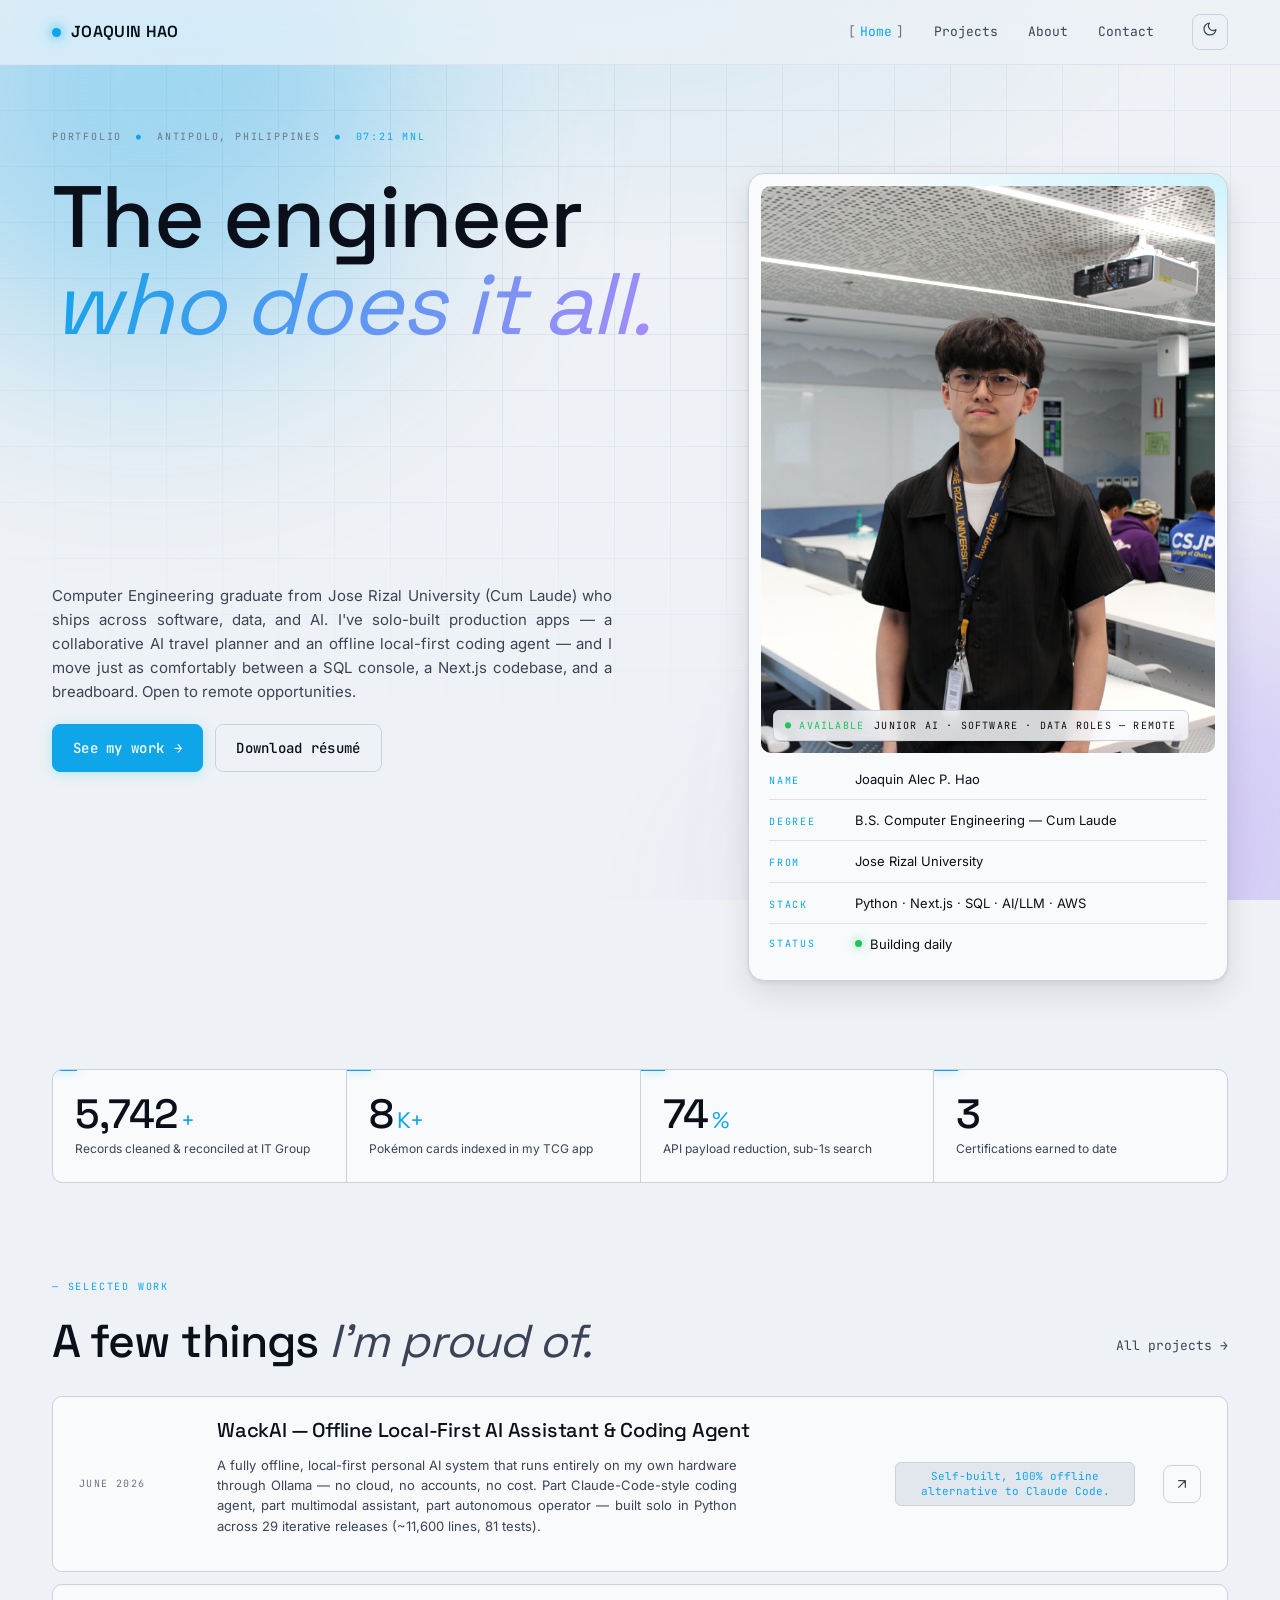
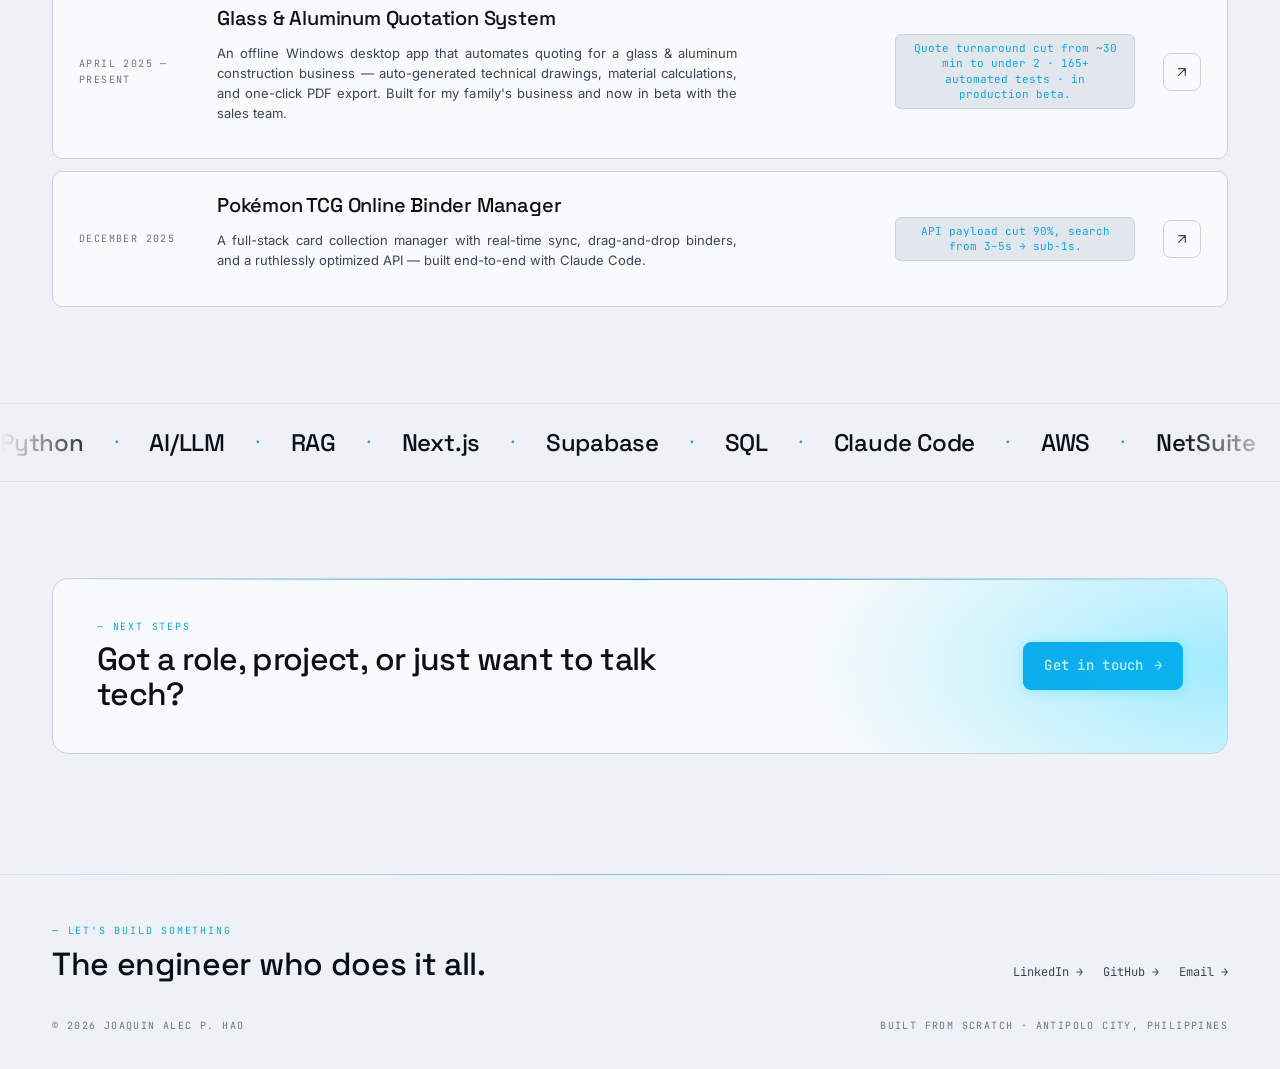
<file: index.html>
<!doctype html>
<html lang="en">
<head>
<meta charset="utf-8" />
<meta name="viewport" content="width=device-width, initial-scale=1, viewport-fit=cover" />
<!-- PWA -->
<link rel="manifest" href="/manifest.json">
<meta name="theme-color" content="#050713">
<meta name="apple-mobile-web-app-capable" content="yes">
<meta name="apple-mobile-web-app-status-bar-style" content="black-translucent">
<meta name="apple-mobile-web-app-title" content="Joaquin Hao">
<link rel="apple-touch-icon" href="/assets/icons/apple-touch-icon.png">
<link rel="icon" type="image/png" href="/assets/favicon.png">
<!-- Social preview -->
<meta property="og:type" content="website">
<meta property="og:url" content="https://e-portfolio-two-eta.vercel.app/">
<meta property="og:title" content="Joaquin Alec P. Hao — Computer Engineer">
<meta property="og:description" content="Computer Engineering graduate (Cum Laude) who ships across software, data, and AI — builder of VoyageAI and WackAI. Open to remote roles.">
<meta property="og:image" content="https://e-portfolio-two-eta.vercel.app/assets/og-image.png">
<meta name="twitter:card" content="summary_large_image">
<meta name="twitter:image" content="https://e-portfolio-two-eta.vercel.app/assets/og-image.png">
<title>Joaquin Hao — Computer Engineer</title>
<link rel="preconnect" href="https://fonts.googleapis.com">
<link rel="preconnect" href="https://fonts.gstatic.com" crossorigin>
<link href="https://fonts.googleapis.com/css2?family=Space+Grotesk:wght@400;500;600;700&family=Inter:wght@300;400;500;600;700&family=JetBrains+Mono:wght@400;500&display=swap" rel="stylesheet">
<link rel="stylesheet" href="styles/tokens.css?v=2">
<link rel="stylesheet" href="styles/home.css?v=4">
<link rel="stylesheet" href="styles/ost.css">
</head>
<body>
<div class="backdrop" id="backdrop"></div>
<nav class="nav" id="nav"></nav>

<main>
  <!-- HERO -->
  <section class="hero wrap">
    <div class="hero-meta eyebrow reveal">
      <span>Portfolio</span>
      <span class="dot">●</span>
      <span>Antipolo, Philippines</span>
      <span class="dot">●</span>
      <span id="clock">—</span>
    </div>

    <h1 class="hero-title display reveal">
      The engineer
      <span class="hero-ital"><em>who does it all.</em></span>
    </h1>

    <div class="hero-sub reveal">
      <p>Computer Engineering graduate from Jose Rizal University (Cum Laude) who ships across software, data, and AI. I've solo-built production apps — a collaborative AI travel planner and an offline local-first coding agent — and I move just as comfortably between a SQL console, a Next.js codebase, and a breadboard. Open to remote opportunities.</p>
      <div class="hero-cta">
        <a class="btn btn-primary" href="projects.html">See my work <span class="arrow">→</span></a>
        <a class="btn btn-ghost" href="assets/Hao_Joaquin_Resume_Updated.pdf" download>Download résumé</a>
      </div>
    </div>

    <div class="hero-card reveal">
      <div class="hero-card-inner">
        <div class="hero-portrait">
          <img src="assets/portrait.jpg" alt="Portrait of Joaquin Hao" />
          <div class="hero-portrait-tag mono">
            <span>● AVAILABLE</span>
            <span>junior AI · software · data roles — remote</span>
          </div>
        </div>
        <div class="hero-id">
          <div class="hero-id-row"><span class="eyebrow">Name</span><span>Joaquin Alec P. Hao</span></div>
          <div class="hero-id-row"><span class="eyebrow">Degree</span><span>B.S. Computer Engineering — Cum Laude</span></div>
          <div class="hero-id-row"><span class="eyebrow">From</span><span>Jose Rizal University</span></div>
          <div class="hero-id-row"><span class="eyebrow">Stack</span><span>Python · Next.js · SQL · AI/LLM · AWS</span></div>
          <div class="hero-id-row"><span class="eyebrow">Status</span><span class="status-live"><i></i> Building daily</span></div>
        </div>
      </div>
    </div>
  </section>

  <!-- STATS BAR -->
  <section class="stats-bar wrap">
    <div class="stats-grid" id="stats"></div>
  </section>

  <!-- SELECTED WORK (horizontal cards, 2 featured) -->
  <section class="selected wrap">
    <div class="section-head reveal">
      <div class="eyebrow">— Selected work</div>
      <h2 class="section-title display">A few things <em>I'm proud of.</em></h2>
      <a class="section-link" href="projects.html">All projects <span class="arrow">→</span></a>
    </div>
    <div class="selected-list" id="selected-list"></div>
  </section>

  <!-- MARQUEE / TECH TAPE -->
  <section class="marquee">
    <div class="marquee-track">
      <span>Python</span><span>·</span><span>AI/LLM</span><span>·</span><span>RAG</span><span>·</span><span>Next.js</span><span>·</span><span>Supabase</span><span>·</span><span>SQL</span><span>·</span><span>Claude Code</span><span>·</span><span>AWS</span><span>·</span><span>NetSuite</span><span>·</span><span>Firebase</span><span>·</span><span>PostgreSQL</span><span>·</span><span>React</span><span>·</span><span>Java</span><span>·</span><span>PHP</span><span>·</span><span>IoT</span><span>·</span><span>Robotics</span><span>·</span>
      <span>Python</span><span>·</span><span>AI/LLM</span><span>·</span><span>RAG</span><span>·</span><span>Next.js</span><span>·</span><span>Supabase</span><span>·</span><span>SQL</span><span>·</span><span>Claude Code</span><span>·</span><span>AWS</span><span>·</span><span>NetSuite</span><span>·</span><span>Firebase</span><span>·</span><span>PostgreSQL</span><span>·</span><span>React</span><span>·</span><span>Java</span><span>·</span><span>PHP</span><span>·</span><span>IoT</span><span>·</span><span>Robotics</span><span>·</span>
    </div>
  </section>

  <!-- CLOSING CTA -->
  <section class="closing wrap reveal">
    <div class="closing-card">
      <div>
        <div class="eyebrow">— Next steps</div>
        <h3 class="closing-title display">Got a role, project, or just want to talk tech?</h3>
      </div>
      <a class="btn btn-primary" href="contact.html">Get in touch <span class="arrow">→</span></a>
    </div>
  </section>
</main>

<footer class="foot" id="foot"></footer>

<script src="data/portfolio.js"></script>
<script src="scripts/shared.js"></script>
<script src="scripts/home.js"></script>
</body>
</html>
</file>
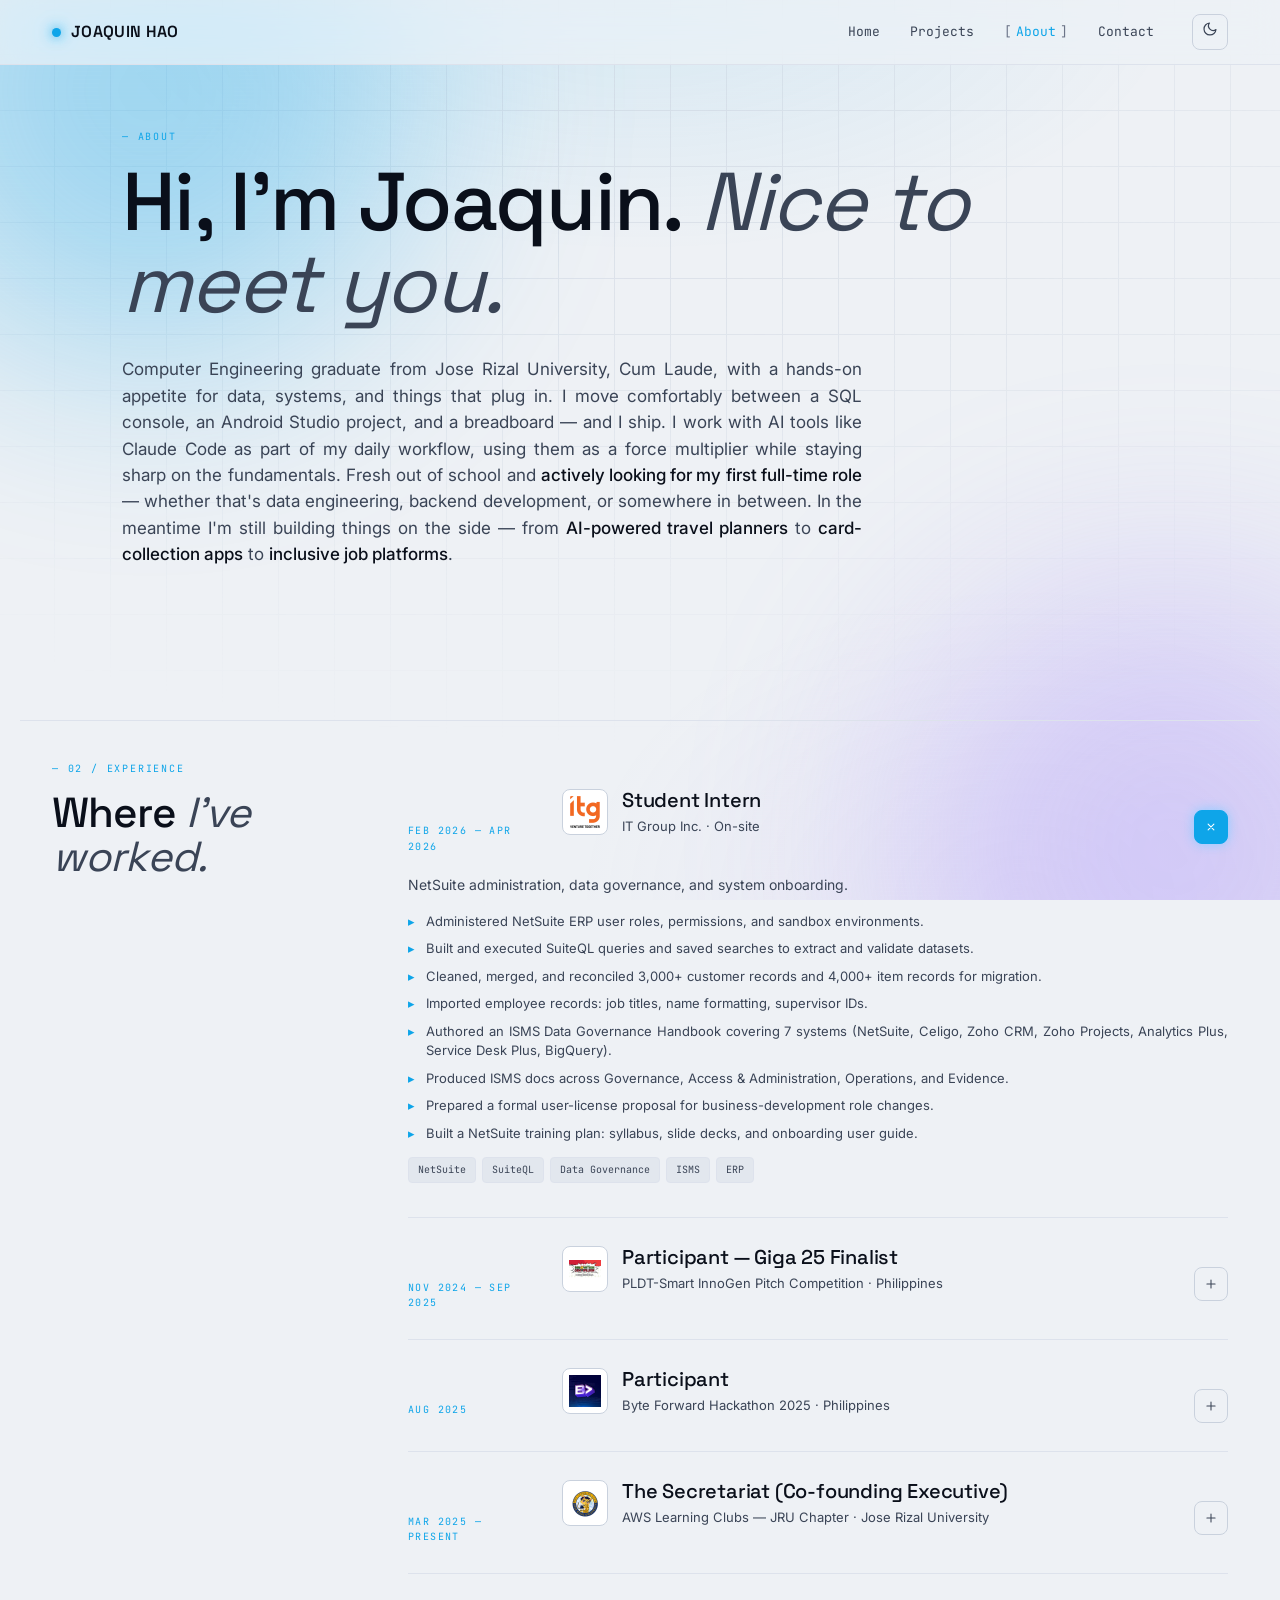
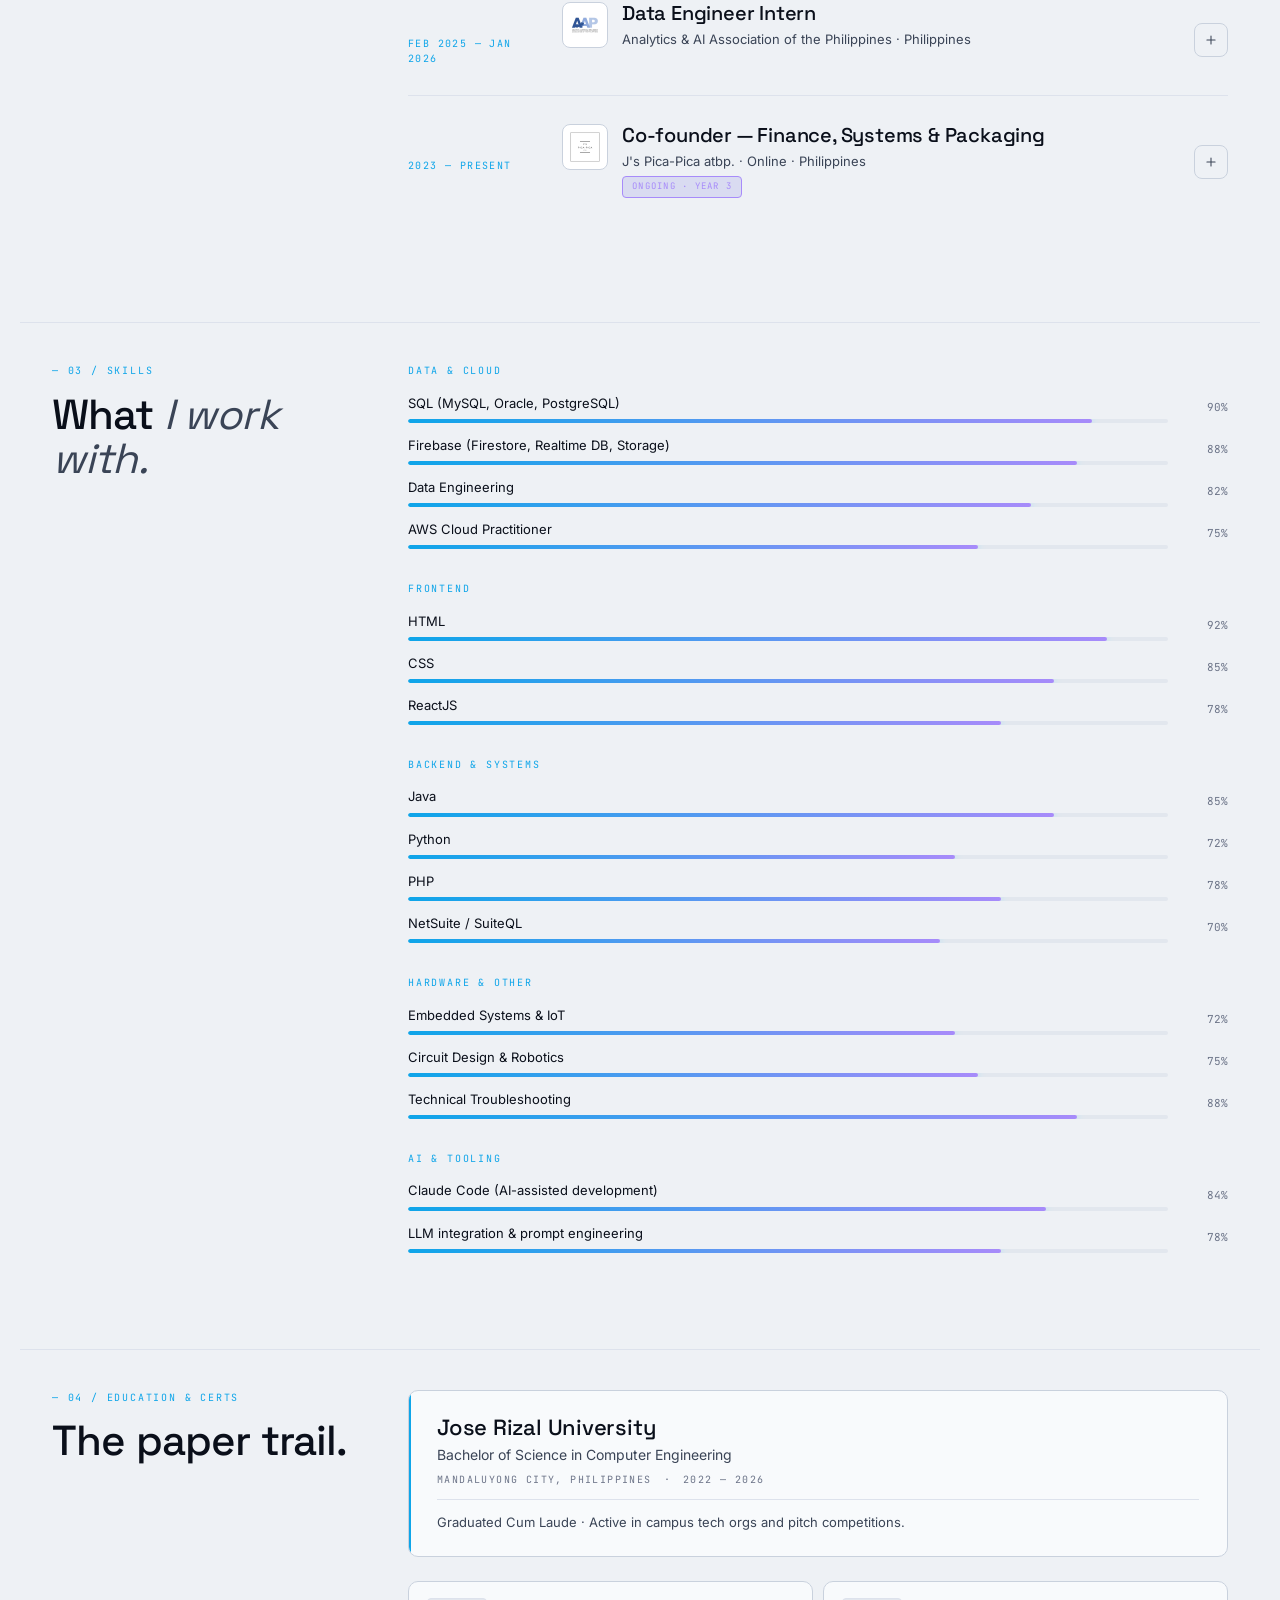
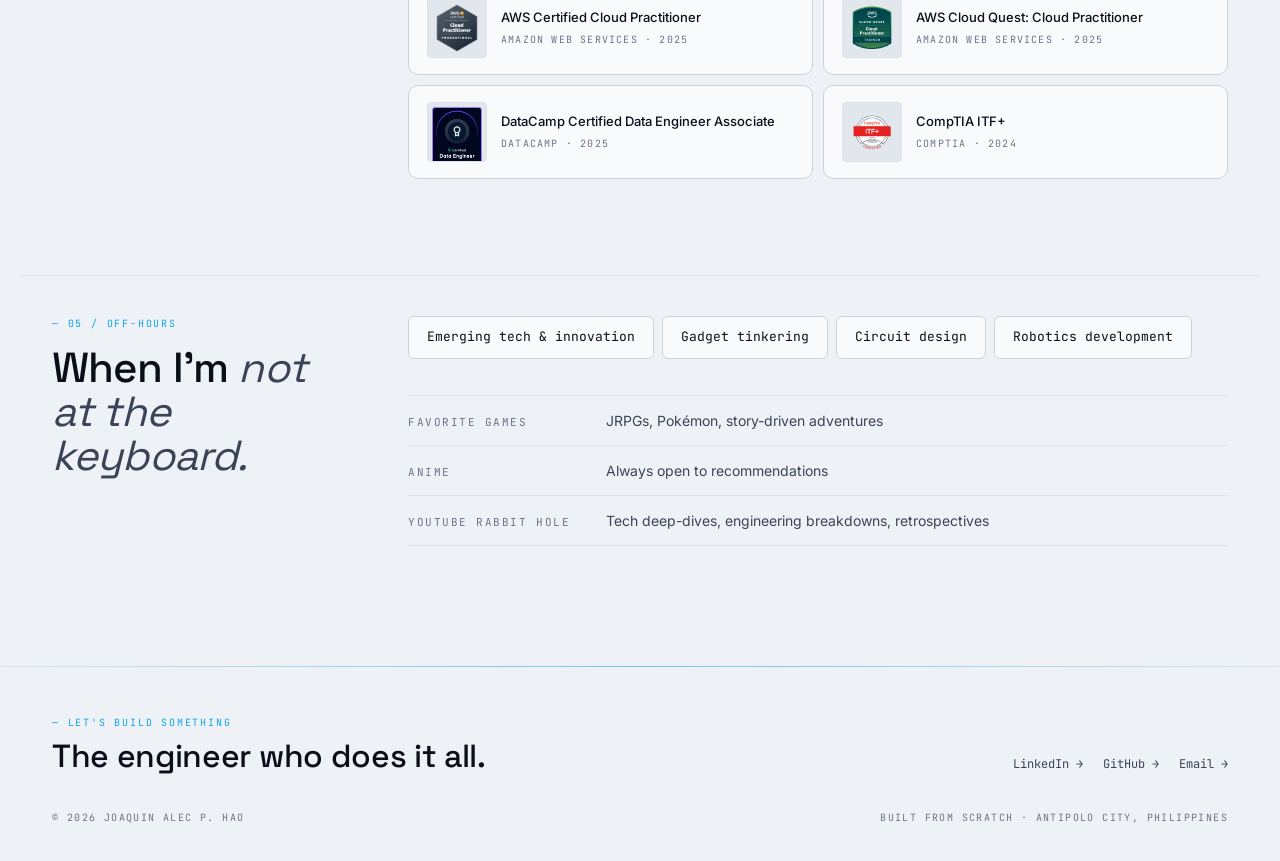
<file: about.html>
<!doctype html>
<html lang="en">
<head>
<meta charset="utf-8" />
<meta name="viewport" content="width=device-width, initial-scale=1, viewport-fit=cover" />
<!-- PWA -->
<link rel="manifest" href="/manifest.json">
<meta name="theme-color" content="#050713">
<meta name="apple-mobile-web-app-capable" content="yes">
<meta name="apple-mobile-web-app-status-bar-style" content="black-translucent">
<meta name="apple-mobile-web-app-title" content="Joaquin Hao">
<link rel="apple-touch-icon" href="/assets/icons/apple-touch-icon.png">
<link rel="icon" type="image/png" href="/assets/favicon.png">
<!-- Social preview -->
<meta property="og:type" content="website">
<meta property="og:url" content="https://e-portfolio-two-eta.vercel.app/about.html">
<meta property="og:title" content="About — Joaquin Alec P. Hao">
<meta property="og:description" content="Computer Engineering graduate (Cum Laude) who ships across software, data, and AI — builder of VoyageAI and WackAI. Open to remote roles.">
<meta property="og:image" content="https://e-portfolio-two-eta.vercel.app/assets/og-image.png">
<meta name="twitter:card" content="summary_large_image">
<meta name="twitter:image" content="https://e-portfolio-two-eta.vercel.app/assets/og-image.png">
<title>About — Joaquin Hao</title>
<link rel="preconnect" href="https://fonts.googleapis.com">
<link rel="preconnect" href="https://fonts.gstatic.com" crossorigin>
<link href="https://fonts.googleapis.com/css2?family=Space+Grotesk:wght@400;500;600;700&family=Inter:wght@300;400;500;600;700&family=JetBrains+Mono:wght@400;500&display=swap" rel="stylesheet">
<link rel="stylesheet" href="styles/tokens.css?v=2">
<link rel="stylesheet" href="styles/about.css?v=6">
<link rel="stylesheet" href="styles/ost.css">
</head>
<body>
<div class="backdrop" id="backdrop"></div>
<nav class="nav" id="nav"></nav>

<main>
  <!-- INTRO -->
  <section class="about-intro wrap">
    <div class="eyebrow reveal">— About</div>
    <h1 class="about-title display reveal">
      Hi, I'm Joaquin. <em>Nice to meet you.</em>
    </h1>
    <div class="about-lede reveal" id="about-lede"></div>
  </section>

  <!-- EXPERIENCE -->
  <section class="about-section wrap" id="experience">
    <div class="section-split">
      <div class="section-sticky reveal">
        <div class="eyebrow">— 02 / Experience</div>
        <h2 class="section-h display">Where <em>I've worked.</em></h2>
      </div>
      <div class="exp-list" id="exp-list"></div>
    </div>
  </section>

  <!-- SKILLS -->
  <section class="about-section wrap" id="skills">
    <div class="section-split">
      <div class="section-sticky reveal">
        <div class="eyebrow">— 03 / Skills</div>
        <h2 class="section-h display">What <em>I work with.</em></h2>
      </div>
      <div class="skills-wrap" id="skills-wrap"></div>
    </div>
  </section>

  <!-- EDUCATION + CERTS -->
  <section class="about-section wrap" id="education">
    <div class="section-split">
      <div class="section-sticky reveal">
        <div class="eyebrow">— 04 / Education & Certs</div>
        <h2 class="section-h display">The paper trail.</h2>
      </div>
      <div>
        <div class="edu-block" id="edu-block"></div>
        <div class="certs-block" id="certs-block"></div>
      </div>
    </div>
  </section>

  <!-- INTERESTS -->
  <section class="about-section wrap" id="interests">
    <div class="section-split">
      <div class="section-sticky reveal">
        <div class="eyebrow">— 05 / Off-hours</div>
        <h2 class="section-h display">When I'm <em>not at the keyboard.</em></h2>
      </div>
      <div class="interests-wrap reveal" id="interests-wrap"></div>
    </div>
  </section>
</main>

<footer class="foot" id="foot"></footer>

<script src="data/portfolio.js"></script>
<script src="scripts/shared.js"></script>
<script src="scripts/about.js"></script>
</body>
</html>
</file>
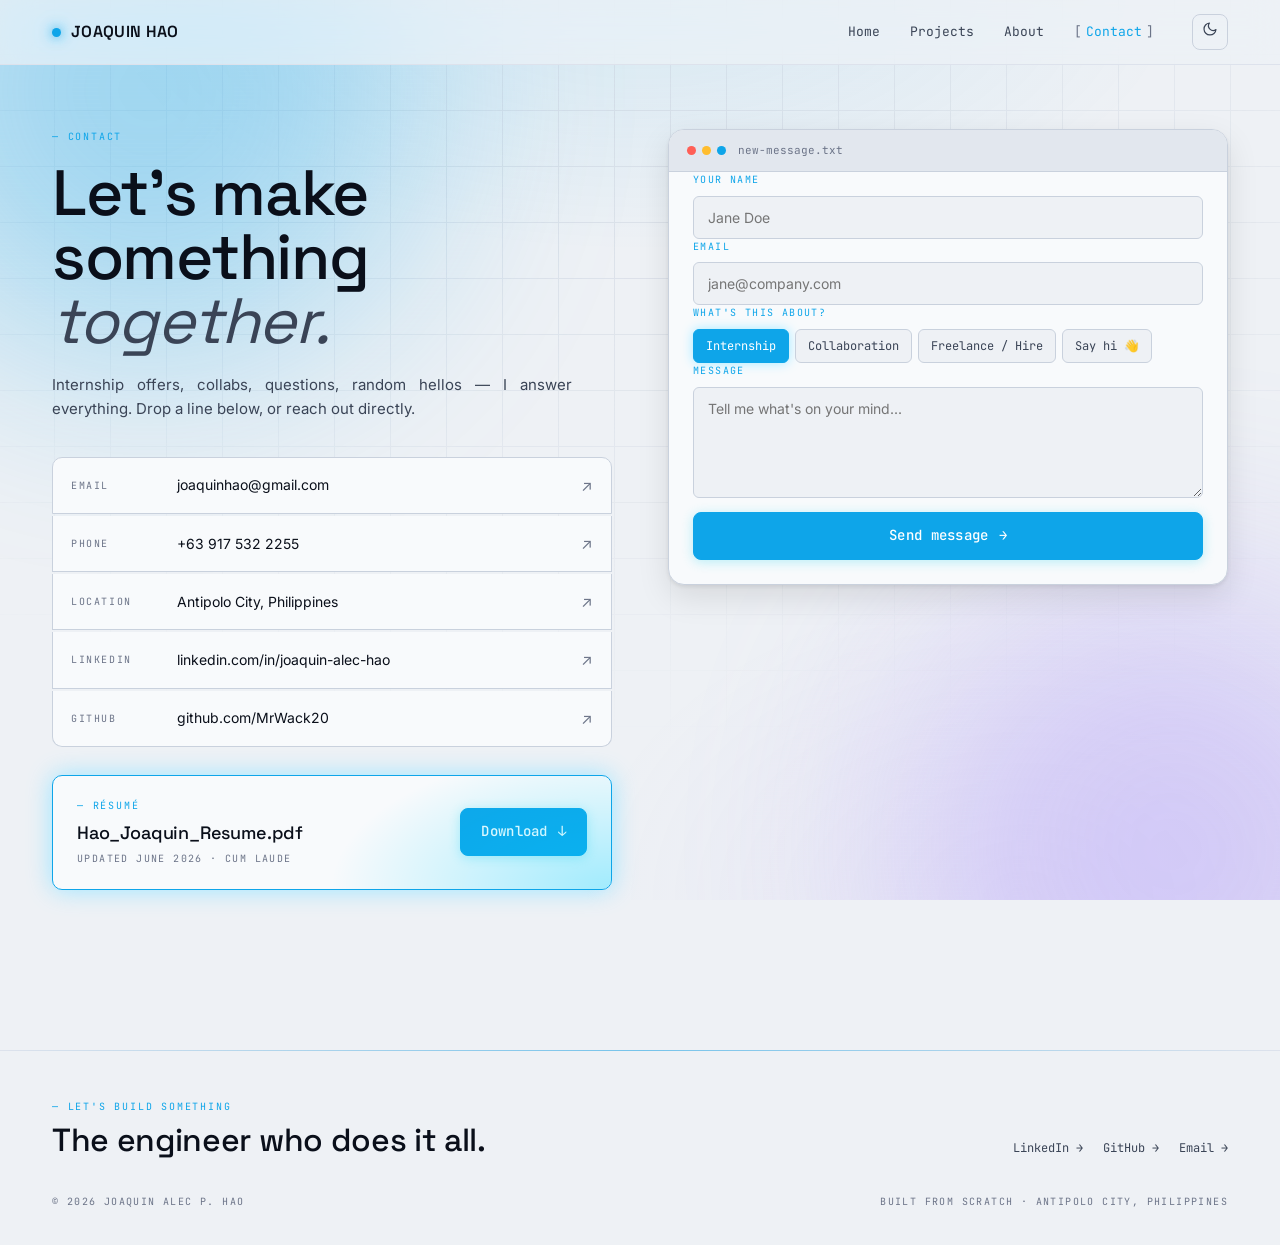
<file: contact.html>
<!doctype html>
<html lang="en">
<head>
<meta charset="utf-8" />
<meta name="viewport" content="width=device-width, initial-scale=1, viewport-fit=cover" />
<!-- PWA -->
<link rel="manifest" href="/manifest.json">
<meta name="theme-color" content="#050713">
<meta name="apple-mobile-web-app-capable" content="yes">
<meta name="apple-mobile-web-app-status-bar-style" content="black-translucent">
<meta name="apple-mobile-web-app-title" content="Joaquin Hao">
<link rel="apple-touch-icon" href="/assets/icons/apple-touch-icon.png">
<link rel="icon" type="image/png" href="/assets/favicon.png">
<!-- Social preview -->
<meta property="og:type" content="website">
<meta property="og:url" content="https://e-portfolio-two-eta.vercel.app/contact.html">
<meta property="og:title" content="Contact — Joaquin Alec P. Hao">
<meta property="og:description" content="Computer Engineering graduate (Cum Laude) who ships across software, data, and AI — builder of VoyageAI and WackAI. Open to remote roles.">
<meta property="og:image" content="https://e-portfolio-two-eta.vercel.app/assets/og-image.png">
<meta name="twitter:card" content="summary_large_image">
<meta name="twitter:image" content="https://e-portfolio-two-eta.vercel.app/assets/og-image.png">
<title>Contact — Joaquin Hao</title>
<link rel="preconnect" href="https://fonts.googleapis.com">
<link rel="preconnect" href="https://fonts.gstatic.com" crossorigin>
<link href="https://fonts.googleapis.com/css2?family=Space+Grotesk:wght@400;500;600;700&family=Inter:wght@300;400;500;600;700&family=JetBrains+Mono:wght@400;500&display=swap" rel="stylesheet">
<link rel="stylesheet" href="styles/tokens.css?v=2">
<link rel="stylesheet" href="styles/contact.css">
<link rel="stylesheet" href="styles/ost.css">
</head>
<body>
<div class="backdrop" id="backdrop"></div>
<nav class="nav" id="nav"></nav>

<main>
  <section class="contact wrap">
    <div class="contact-grid">
      <div class="contact-left">
        <div class="eyebrow reveal">— Contact</div>
        <h1 class="contact-title display reveal">
          Let's make something <em>together.</em>
        </h1>
        <p class="contact-lede reveal">Internship offers, collabs, questions, random hellos — I answer everything. Drop a line below, or reach out directly.</p>

        <div class="contact-info reveal" id="contact-info"></div>

        <div class="contact-resume reveal">
          <div class="resume-card">
            <div>
              <div class="eyebrow">— Résumé</div>
              <div class="resume-title">Hao_Joaquin_Resume.pdf</div>
              <div class="resume-meta">Updated June 2026 · Cum Laude</div>
            </div>
            <a class="btn btn-primary" href="assets/Hao_Joaquin_Resume_Updated.pdf" download>
              Download <span class="arrow">↓</span>
            </a>
          </div>
        </div>
      </div>

      <div class="contact-right reveal">
        <form class="contact-form" id="contact-form" onsubmit="return submitForm(event)">
          <div class="form-head">
            <div class="form-dots">
              <i></i><i></i><i></i>
            </div>
            <span class="mono">new-message.txt</span>
          </div>

          <div class="form-field">
            <label>Your name</label>
            <input type="text" name="name" required placeholder="Jane Doe" />
          </div>
          <div class="form-field">
            <label>Email</label>
            <input type="email" name="email" required placeholder="jane@company.com" />
          </div>
          <div class="form-field">
            <label>What's this about?</label>
            <div class="form-chips">
              <label><input type="radio" name="topic" value="Internship" checked /><span>Internship</span></label>
              <label><input type="radio" name="topic" value="Collab" /><span>Collaboration</span></label>
              <label><input type="radio" name="topic" value="Hire" /><span>Freelance / Hire</span></label>
              <label><input type="radio" name="topic" value="Say hi" /><span>Say hi 👋</span></label>
            </div>
          </div>
          <div class="form-field">
            <label>Message</label>
            <textarea name="message" required rows="5" placeholder="Tell me what's on your mind..."></textarea>
          </div>
          <button class="btn btn-primary form-submit" type="submit">
            Send message <span class="arrow">→</span>
          </button>
          <div class="form-success" id="form-success">
            <div class="check">✓</div>
            <div>
              <strong>Message queued.</strong><br />
              <span>I'll get back to you within 48 hours. Meanwhile, your default mail client should open with your message pre-filled.</span>
            </div>
          </div>
        </form>
      </div>
    </div>
  </section>
</main>

<footer class="foot" id="foot"></footer>

<script src="data/portfolio.js"></script>
<script src="scripts/shared.js"></script>
<script src="scripts/contact.js"></script>
</body>
</html>
</file>
<file: styles/tokens.css>
/* ========================================================
   DESIGN TOKENS — Futuristic Tech
   Dark primary, holographic cyan, glow accents
   ======================================================== */

:root {
  /* Type */
  --font-display: "Space Grotesk", "Inter", -apple-system, sans-serif;
  --font-body: "Inter", -apple-system, BlinkMacSystemFont, "Segoe UI", sans-serif;
  --font-mono: "JetBrains Mono", "SF Mono", Menlo, Consolas, monospace;

  /* Light palette (rare; dark is default) */
  --bg: #eef1f5;
  --bg-elev: #f8fafc;
  --bg-inset: #e2e7ee;
  --ink: #0a0f1a;
  --ink-soft: #3a4456;
  --ink-mute: #6c7488;
  --line: #c9d1dd;
  --line-soft: #dde2ec;

  --accent: #0ea5e9;
  --accent-2: #a78bfa;
  --accent-ink: #ffffff;
  --accent-glow: oklch(0.80 0.18 230 / 0.35);

  /* Motion */
  --ease-out: cubic-bezier(0.22, 1, 0.36, 1);
  --ease-in-out: cubic-bezier(0.65, 0, 0.35, 1);

  /* Radii */
  --r-sm: 4px;
  --r-md: 10px;
  --r-lg: 16px;
  --r-xl: 22px;

  /* Shadows */
  --sh-1: 0 1px 2px rgba(0, 0, 0, 0.05), 0 2px 8px rgba(0, 0, 0, 0.05);
  --sh-2: 0 2px 4px rgba(0, 0, 0, 0.08), 0 12px 32px rgba(0, 0, 0, 0.1);
  --sh-3: 0 12px 40px rgba(14, 165, 233, 0.2);
}

html[data-theme="dark"],
html:not([data-theme]) {
  --bg: #05070d;
  --bg-elev: #0b0f1a;
  --bg-inset: #0a0d16;
  --ink: #e7ecf5;
  --ink-soft: #a6b0c3;
  --ink-mute: #5d6778;
  --line: #1a2030;
  --line-soft: #131826;

  --accent: #22d3ee;           /* cyan */
  --accent-2: #a78bfa;          /* violet */
  --accent-ink: #05070d;
  --accent-glow: oklch(0.85 0.16 200 / 0.45);

  --sh-1: 0 1px 2px rgba(0, 0, 0, 0.5), 0 2px 8px rgba(0, 0, 0, 0.4);
  --sh-2: 0 2px 4px rgba(0, 0, 0, 0.5), 0 12px 32px rgba(0, 0, 0, 0.5);
  --sh-3: 0 12px 40px rgba(34, 211, 238, 0.18);
}

* { box-sizing: border-box; }
html, body { margin: 0; padding: 0; }
html { scroll-behavior: smooth; }

body {
  font-family: var(--font-body);
  background: var(--bg);
  color: var(--ink);
  font-size: 15px;
  line-height: 1.55;
  -webkit-font-smoothing: antialiased;
  -moz-osx-font-smoothing: grayscale;
  transition: background 0.5s var(--ease-out), color 0.5s var(--ease-out);
  overflow-x: hidden;
}

a { color: inherit; text-decoration: none; }
button { font: inherit; color: inherit; border: 0; background: transparent; cursor: pointer; }
img { max-width: 100%; display: block; }

::selection { background: var(--accent); color: var(--accent-ink); }

/* Typography utilities */
.display {
  font-family: var(--font-display);
  font-weight: 500;
  letter-spacing: -0.02em;
  line-height: 1;
}
.mono { font-family: var(--font-mono); }
.eyebrow {
  font-family: var(--font-mono);
  font-size: 10px;
  letter-spacing: 0.18em;
  text-transform: uppercase;
  color: var(--accent);
}

/* Container */
.wrap {
  max-width: 1240px;
  margin: 0 auto;
  padding: 0 32px;
}
@media (max-width: 720px) {
  .wrap { padding: 0 20px; }
}

/* ========================================================
   NAV
   ======================================================== */
.nav {
  position: sticky;
  top: 0;
  z-index: 50;
  backdrop-filter: blur(16px) saturate(140%);
  -webkit-backdrop-filter: blur(16px) saturate(140%);
  background: color-mix(in oklab, var(--bg) 72%, transparent);
  border-bottom: 1px solid var(--line-soft);
  padding-top: env(safe-area-inset-top, 0px); /* notch / Dynamic Island */
}
.nav-inner {
  max-width: 1240px;
  margin: 0 auto;
  padding: 14px 32px;
  display: flex;
  align-items: center;
  gap: 24px;
}
.nav-brand {
  font-family: var(--font-display);
  font-size: 16px;
  font-weight: 600;
  letter-spacing: 0.02em;
  display: flex;
  align-items: center;
  gap: 10px;
  white-space: nowrap;
  flex-shrink: 0;
  text-transform: uppercase;
}
.nav-brand-dot {
  width: 9px;
  height: 9px;
  border-radius: 50%;
  background: var(--accent);
  box-shadow: 0 0 12px var(--accent), 0 0 24px var(--accent-glow);
  animation: pulse-dot 2.4s ease-in-out infinite;
}
@keyframes pulse-dot {
  0%,100% { opacity: 1; box-shadow: 0 0 12px var(--accent), 0 0 24px var(--accent-glow); }
  50% { opacity: 0.6; box-shadow: 0 0 6px var(--accent); }
}
.nav-links {
  display: flex;
  gap: 2px;
  margin-left: auto;
}
.nav-link {
  padding: 8px 14px;
  border-radius: 6px;
  font-size: 13px;
  font-family: var(--font-mono);
  color: var(--ink-soft);
  transition: background 0.2s, color 0.2s;
  position: relative;
}
.nav-link:hover { color: var(--ink); }
.nav-link.active { color: var(--accent); }
.nav-link.active::before {
  content: "[";
  margin-right: 4px;
  color: var(--ink-mute);
}
.nav-link.active::after {
  content: "]";
  margin-left: 4px;
  color: var(--ink-mute);
}

.theme-toggle {
  width: 36px; height: 36px;
  border-radius: 8px;
  border: 1px solid var(--line);
  display: grid;
  place-items: center;
  transition: background 0.2s, border-color 0.2s;
  color: var(--ink-soft);
}
.theme-toggle:hover { background: var(--bg-inset); border-color: var(--accent); color: var(--accent); }
.theme-toggle svg { width: 16px; height: 16px; }

@media (max-width: 720px) {
  .nav-inner { padding: 12px 20px; gap: 10px; }
  .nav-link { padding: 6px 8px; font-size: 12px; }
}

/* ---- Hamburger (mobile only) ---- */
.nav-hamburger {
  display: none;
  width: 40px; height: 40px;
  border-radius: 8px;
  border: 1px solid var(--line);
  color: var(--ink-soft);
  place-items: center;
  flex-shrink: 0;
  transition: background 0.2s, border-color 0.2s, color 0.2s;
  touch-action: manipulation;
}
.nav-hamburger:hover { background: var(--bg-inset); border-color: var(--accent); color: var(--accent); }
.nav-hamburger svg { pointer-events: none; }

@media (max-width: 640px) {
  .nav-links { display: none; }
  .nav-inner > .theme-toggle { display: none; }
  .nav-hamburger { display: grid; }
  .nav-inner { padding: 10px 16px; gap: 8px; }
}

/* ---- Nav Drawer ---- */
.nav-drawer {
  position: fixed;
  inset: 0;
  z-index: 500;
  visibility: hidden;
  pointer-events: none;
}
.nav-drawer.open {
  visibility: visible;
  pointer-events: all;
}

.nav-drawer-backdrop {
  position: absolute;
  inset: 0;
  background: rgba(5, 7, 13, 0.8);
  backdrop-filter: blur(8px);
  -webkit-backdrop-filter: blur(8px);
  opacity: 0;
  transition: opacity 0.3s var(--ease-out);
}
.nav-drawer.open .nav-drawer-backdrop { opacity: 1; }

.nav-drawer-panel {
  position: absolute;
  top: 0; right: 0; bottom: 0;
  width: min(300px, 85vw);
  background: var(--bg-elev);
  border-left: 1px solid var(--line);
  display: flex;
  flex-direction: column;
  transform: translateX(100%);
  transition: transform 0.4s var(--ease-out);
  overflow-y: auto;
  /* respect home-indicator bar on iPhone */
  padding-bottom: env(safe-area-inset-bottom, 12px);
}
.nav-drawer.open .nav-drawer-panel { transform: translateX(0); }

/* Subtle gradient top edge */
.nav-drawer-panel::before {
  content: "";
  position: absolute;
  top: 0; left: 0; right: 0;
  height: 2px;
  background: linear-gradient(90deg, var(--accent), var(--accent-2));
  opacity: 0.6;
}

.nav-drawer-head {
  display: flex;
  align-items: center;
  justify-content: space-between;
  padding: 18px 20px;
  border-bottom: 1px solid var(--line-soft);
  flex-shrink: 0;
}

.nav-drawer-close {
  width: 36px; height: 36px;
  border-radius: 8px;
  border: 1px solid var(--line);
  background: var(--bg);
  color: var(--ink-soft);
  display: grid;
  place-items: center;
  flex-shrink: 0;
  transition: border-color 0.2s, color 0.2s;
  touch-action: manipulation;
}
.nav-drawer-close:hover { border-color: var(--accent); color: var(--accent); }

.nav-drawer-links {
  display: flex;
  flex-direction: column;
  flex: 1;
  padding: 8px 0;
}

.nav-drawer-link {
  display: flex;
  align-items: center;
  justify-content: space-between;
  padding: 20px 24px;
  font-family: var(--font-display);
  font-size: 24px;
  font-weight: 500;
  letter-spacing: -0.02em;
  color: var(--ink-soft);
  border-bottom: 1px solid var(--line-soft);
  transition: color 0.2s, background 0.2s, padding-left 0.25s var(--ease-out);
  touch-action: manipulation;
}
.nav-drawer-link:last-child { border-bottom: none; }
.nav-drawer-link:hover, .nav-drawer-link:active {
  color: var(--ink);
  background: var(--bg-inset);
  padding-left: 32px;
}
.nav-drawer-link.active { color: var(--accent); }
.nav-drawer-link > svg {
  flex-shrink: 0;
  opacity: 0.4;
  transition: opacity 0.2s, transform 0.2s;
}
.nav-drawer-link:hover > svg { opacity: 1; transform: translateX(4px); }

.nav-drawer-footer {
  display: flex;
  align-items: center;
  gap: 14px;
  padding: 18px 24px;
  border-top: 1px solid var(--line-soft);
  flex-shrink: 0;
}
.nav-drawer-theme-label {
  font-family: var(--font-mono);
  font-size: 10px;
  letter-spacing: 0.14em;
  text-transform: uppercase;
  color: var(--ink-mute);
}

/* ========================================================
   BUTTONS
   ======================================================== */
.btn {
  display: inline-flex;
  align-items: center;
  gap: 10px;
  padding: 12px 20px;
  border-radius: 8px;
  font-weight: 500;
  font-size: 14px;
  font-family: var(--font-mono);
  transition: transform 0.3s var(--ease-out), background 0.2s, color 0.2s, box-shadow 0.3s, border-color 0.3s;
  cursor: pointer;
  letter-spacing: 0.02em;
}
.btn-primary {
  background: var(--accent);
  color: var(--accent-ink);
  border: 1px solid var(--accent);
  box-shadow: 0 0 0 0 var(--accent-glow), 0 2px 12px rgba(34, 211, 238, 0.3);
}
.btn-primary:hover {
  transform: translateY(-2px);
  box-shadow: 0 0 0 4px var(--accent-glow), 0 8px 24px rgba(34, 211, 238, 0.45);
}
.btn-ghost {
  background: transparent;
  color: var(--ink);
  border: 1px solid var(--line);
}
.btn-ghost:hover { background: var(--bg-elev); border-color: var(--accent); color: var(--accent); transform: translateY(-2px); }

.arrow {
  display: inline-block;
  transition: transform 0.3s var(--ease-out);
}
.btn:hover .arrow { transform: translateX(4px); }

/* ========================================================
   ANIMATED BACKDROP (grid + scan glow + orbs)
   ======================================================== */
.backdrop {
  position: fixed;
  inset: 0;
  z-index: -1;
  overflow: hidden;
  pointer-events: none;
  background:
    radial-gradient(ellipse 60% 40% at 50% 0%, color-mix(in oklab, var(--accent) 10%, transparent), transparent 70%),
    radial-gradient(ellipse 50% 50% at 80% 100%, color-mix(in oklab, var(--accent-2) 8%, transparent), transparent 70%);
}
.backdrop-grid {
  position: absolute;
  inset: -2px;
  background-image:
    linear-gradient(to right, var(--line) 1px, transparent 1px),
    linear-gradient(to bottom, var(--line) 1px, transparent 1px);
  background-size: 56px 56px;
  mask-image: radial-gradient(ellipse 100% 70% at 50% 20%, black 10%, transparent 90%);
  -webkit-mask-image: radial-gradient(ellipse 100% 70% at 50% 20%, black 10%, transparent 90%);
  opacity: 0.5;
}
.backdrop-orb {
  position: absolute;
  width: 540px; height: 540px;
  border-radius: 50%;
  filter: blur(110px);
  opacity: 0.22;
  animation: drift 24s ease-in-out infinite;
}
.backdrop-orb.a {
  background: var(--accent);
  top: -180px; left: -120px;
  animation-delay: -4s;
}
.backdrop-orb.b {
  background: var(--accent-2);
  bottom: -220px; right: -160px;
  animation-delay: -11s;
}
html[data-theme="light"] .backdrop-orb { opacity: 0.35; }

@keyframes drift {
  0%, 100% { transform: translate(0, 0) scale(1); }
  33%      { transform: translate(40px, 30px) scale(1.05); }
  66%      { transform: translate(-30px, 50px) scale(0.95); }
}

/* Scanline (optional subtle) */
.backdrop::after {
  content: "";
  position: absolute;
  inset: 0;
  background: repeating-linear-gradient(
    to bottom,
    transparent 0,
    transparent 3px,
    rgba(255,255,255,0.012) 3px,
    rgba(255,255,255,0.012) 4px
  );
  pointer-events: none;
}

/* ========================================================
   REVEAL ON SCROLL
   ======================================================== */
.reveal {
  opacity: 0;
  transform: translateY(20px);
  transition: opacity 0.8s var(--ease-out), transform 0.8s var(--ease-out);
}
.reveal.in { opacity: 1; transform: none; }

/* ========================================================
   FOOTER
   ======================================================== */
.foot {
  border-top: 1px solid var(--line-soft);
  margin-top: 120px;
  padding: 48px 0 36px;
  padding-bottom: calc(36px + env(safe-area-inset-bottom, 0px));
  color: var(--ink-soft);
  font-size: 13px;
  position: relative;
}
.foot::before {
  content: "";
  position: absolute;
  top: -1px; left: 0; right: 0;
  height: 1px;
  background: linear-gradient(90deg, transparent, var(--accent), transparent);
  opacity: 0.5;
}
.foot-inner {
  display: flex; flex-wrap: wrap; gap: 32px;
  align-items: end;
  justify-content: space-between;
}
.foot-title {
  font-family: var(--font-display);
  font-size: 32px;
  font-weight: 500;
  color: var(--ink);
  line-height: 1.05;
  letter-spacing: -0.01em;
  max-width: 520px;
}
.foot-links {
  display: flex; gap: 20px; flex-wrap: wrap;
  font-family: var(--font-mono);
  font-size: 12px;
}
.foot-links a { color: var(--ink-soft); transition: color 0.2s; }
.foot-links a:hover { color: var(--accent); }
.foot-fine {
  margin-top: 36px;
  font-family: var(--font-mono);
  font-size: 10px;
  color: var(--ink-mute);
  letter-spacing: 0.14em;
  text-transform: uppercase;
  display: flex;
  justify-content: space-between;
  flex-wrap: wrap;
  gap: 12px;
}

/* ========================================================
   JUSTIFIED PROSE — all description/body text elements
   ======================================================== */
.hero-sub p,
.about-lede,
.about-lede p,
.tl-blurb,
.tl-desc,
.thesis-blurb,
.hw-blurb,
.proj-blurb,
.contact-lede,
.exp-summary,
.exp-bullets li,
.focus-desc {
  text-align: justify;
  hyphens: auto;
  -webkit-hyphens: auto;
  overflow-wrap: break-word;
}

@media (max-width: 640px) {
  .hero-sub p,
  .about-lede,
  .about-lede p,
  .tl-blurb,
  .tl-desc,
  .thesis-blurb,
  .hw-blurb,
  .proj-blurb,
  .contact-lede,
  .exp-summary,
  .exp-bullets li,
  .focus-desc {
    text-align: left;
    hyphens: none;
    -webkit-hyphens: none;
  }
}

/* Reduced motion */
@media (prefers-reduced-motion: reduce) {
  *, *::before, *::after {
    animation-duration: 0.01ms !important;
    transition-duration: 0.01ms !important;
  }
  .reveal { opacity: 1; transform: none; }
}
</file>
<file: styles/home.css>
/* ========== HOME ========== */

/* HERO */
.hero {
  padding: 64px 32px 48px;
  display: grid;
  grid-template-columns: 1.35fr 1fr;
  grid-template-rows: auto auto auto;
  gap: 28px 48px;
  align-items: start;
}
.hero-meta {
  grid-column: 1 / -1;
  display: flex;
  gap: 14px;
  align-items: center;
  flex-wrap: wrap;
  color: var(--ink-mute);
}
.hero-meta .dot { color: var(--accent); font-size: 8px; }

.hero-title {
  grid-column: 1;
  font-size: clamp(40px, 6.8vw, 88px);
  margin: 0;
  font-weight: 500;
}
.hero-title .hero-ital {
  display: block;
  font-style: italic;
  color: var(--ink-soft);
  font-weight: 400;
}
.hero-title em {
  background: linear-gradient(120deg, var(--accent), var(--accent-2));
  -webkit-background-clip: text;
  background-clip: text;
  color: transparent;
}

.hero-sub {
  grid-column: 1;
  max-width: 560px;
  color: var(--ink-soft);
  font-size: 15px;
  line-height: 1.6;
}
.hero-sub p { margin-top: 0; }
.hero-cta { display: flex; gap: 12px; flex-wrap: wrap; margin-top: 20px; }

.hero-card {
  grid-column: 2;
  grid-row: 2 / span 2;
  background: var(--bg-elev);
  border: 1px solid var(--line);
  border-radius: var(--r-lg);
  padding: 12px;
  box-shadow: var(--sh-2);
  position: relative;
  overflow: hidden;
}
.hero-card::after {
  content: "";
  position: absolute;
  inset: 0;
  background: radial-gradient(600px 200px at 100% 0%, var(--accent-glow), transparent 60%);
  pointer-events: none;
  opacity: 0.5;
}
.hero-card-inner { position: relative; z-index: 1; }
.hero-portrait {
  position: relative;
  border-radius: var(--r-md);
  overflow: hidden;
  aspect-ratio: 4 / 5;
  background: var(--bg-inset);
}
.hero-portrait img {
  width: 100%; height: 100%;
  object-fit: cover;
  object-position: center 20%;
  filter: saturate(1.0) contrast(1.05);
  transition: transform 1.2s var(--ease-out);
}
.hero-card:hover .hero-portrait img { transform: scale(1.03); }
.hero-portrait-tag {
  position: absolute;
  left: 12px; bottom: 12px;
  background: color-mix(in oklab, var(--bg-elev) 85%, transparent);
  backdrop-filter: blur(8px);
  border: 1px solid var(--line);
  padding: 7px 11px;
  border-radius: 6px;
  font-size: 10px;
  letter-spacing: 0.12em;
  text-transform: uppercase;
  display: flex; gap: 10px;
  color: var(--ink);
}
.hero-portrait-tag span:first-child { color: oklch(0.72 0.19 150); }

.hero-id {
  padding: 16px 8px 4px;
  display: grid;
  gap: 10px;
}
.hero-id-row {
  display: grid;
  grid-template-columns: 72px 1fr;
  gap: 14px;
  align-items: baseline;
  padding-bottom: 10px;
  border-bottom: 1px solid var(--line-soft);
  font-size: 13px;
}
.hero-id-row:last-child { border-bottom: 0; }
.status-live { display: inline-flex; align-items: center; gap: 8px; }
.status-live i {
  width: 7px; height: 7px; border-radius: 50%;
  background: oklch(0.72 0.19 150);
  box-shadow: 0 0 10px oklch(0.72 0.19 150 / 0.7);
  animation: pulse 1.6s ease-in-out infinite;
}
@keyframes pulse { 0%,100% { opacity: 1; } 50% { opacity: 0.35; } }

@media (max-width: 960px) {
  .hero { grid-template-columns: 1fr; }
  .hero-title, .hero-sub, .hero-card { grid-column: 1; }
  .hero-card { grid-row: auto; }
}

/* STATS */
.stats-bar { margin-top: 40px; }
.stats-grid {
  display: grid;
  grid-template-columns: repeat(4, 1fr);
  gap: 1px;
  border: 1px solid var(--line);
  background: var(--line);
  border-radius: var(--r-md);
  overflow: hidden;
}
.stat {
  padding: 24px 22px;
  background: var(--bg-elev);
  display: flex;
  flex-direction: column;
  gap: 6px;
  position: relative;
  overflow: hidden;
}
.stat::before {
  content: "";
  position: absolute;
  top: 0; left: 0;
  width: 24px; height: 1px;
  background: var(--accent);
  box-shadow: 0 0 8px var(--accent);
}
.stat-num {
  font-family: var(--font-display);
  font-size: clamp(28px, 3.2vw, 44px);
  font-weight: 500;
  line-height: 1;
  display: flex;
  align-items: baseline;
  letter-spacing: -0.02em;
}
.stat-num .suffix { font-size: 0.55em; color: var(--accent); margin-left: 4px; font-weight: 400; }
.stat-label { color: var(--ink-soft); font-size: 12px; line-height: 1.4; }

@media (max-width: 960px) {
  .stats-grid { grid-template-columns: repeat(2, 1fr); }
}
@media (max-width: 540px) {
  .stats-grid { grid-template-columns: 1fr; }
}

/* SELECTED WORK */
.selected { margin-top: 96px; }
.section-head {
  display: grid;
  grid-template-columns: auto 1fr auto;
  gap: 24px;
  align-items: end;
  margin-bottom: 32px;
}
.section-head .eyebrow { align-self: center; }
.section-title {
  grid-column: 1 / 3;
  grid-row: 2;
  font-size: clamp(28px, 3.6vw, 48px);
  margin: 0;
  font-weight: 500;
}
.section-title em { color: var(--ink-soft); font-style: italic; font-weight: 400; }
.section-link {
  grid-column: 3;
  grid-row: 2;
  align-self: end;
  color: var(--ink-soft);
  font-size: 13px;
  font-family: var(--font-mono);
  padding-bottom: 8px;
}
.section-link:hover { color: var(--accent); }
.section-link .arrow { transition: transform 0.3s var(--ease-out); display: inline-block; }
.section-link:hover .arrow { transform: translateX(4px); }

.selected-list { display: grid; gap: 12px; }

.proj-row {
  display: grid;
  grid-template-columns: 110px 1fr auto auto;
  gap: 28px;
  align-items: center;
  padding: 22px 26px;
  background: var(--bg-elev);
  border: 1px solid var(--line);
  border-radius: var(--r-md);
  transition: transform 0.4s var(--ease-out), box-shadow 0.4s, border-color 0.4s;
  position: relative;
  overflow: hidden;
}
.proj-row::before {
  content: "";
  position: absolute;
  top: 0; left: 0;
  width: 2px; height: 100%;
  background: var(--accent);
  transform: scaleY(0);
  transform-origin: top;
  transition: transform 0.4s var(--ease-out);
}
.proj-row:hover { transform: translateY(-2px); box-shadow: var(--sh-3); border-color: var(--accent); }
.proj-row:hover::before { transform: scaleY(1); }
.proj-year {
  font-family: var(--font-mono);
  font-size: 10px;
  letter-spacing: 0.14em;
  color: var(--ink-mute);
  text-transform: uppercase;
  position: relative;
}
.proj-info { position: relative; min-width: 0; }
.proj-title { font-family: var(--font-display); font-weight: 500; font-size: 20px; line-height: 1.15; margin: 0 0 4px; letter-spacing: -0.01em; }
.proj-blurb { color: var(--ink-soft); font-size: 13px; max-width: 520px; }
.proj-highlight {
  position: relative;
  font-family: var(--font-mono);
  font-size: 11px;
  padding: 6px 11px;
  background: var(--bg-inset);
  border: 1px solid var(--line);
  border-radius: 6px;
  color: var(--accent);
  max-width: 240px;
  line-height: 1.4;
  text-align: center;
}
.proj-arrow {
  position: relative;
  width: 38px; height: 38px;
  border-radius: 8px;
  border: 1px solid var(--line);
  display: grid;
  place-items: center;
  transition: transform 0.3s var(--ease-out), background 0.3s, color 0.3s, border-color 0.3s;
  color: var(--ink-soft);
}
.proj-row:hover .proj-arrow {
  background: var(--accent);
  color: var(--accent-ink);
  transform: rotate(-45deg);
  border-color: var(--accent);
}

@media (max-width: 860px) {
  .proj-row { grid-template-columns: 1fr auto; gap: 12px; padding: 20px; }
  .proj-year, .proj-highlight { display: none; }
}

/* MARQUEE */
.marquee {
  margin-top: 96px;
  padding: 20px 0;
  border-top: 1px solid var(--line-soft);
  border-bottom: 1px solid var(--line-soft);
  overflow: hidden;
  position: relative;
}
.marquee::before, .marquee::after {
  content: "";
  position: absolute;
  top: 0; bottom: 0;
  width: 100px;
  z-index: 2;
  pointer-events: none;
}
.marquee::before { left: 0; background: linear-gradient(90deg, var(--bg), transparent); }
.marquee::after  { right: 0; background: linear-gradient(270deg, var(--bg), transparent); }
.marquee-track {
  display: flex;
  gap: 28px;
  white-space: nowrap;
  font-family: var(--font-display);
  font-size: 24px;
  font-weight: 500;
  letter-spacing: -0.01em;
  color: var(--ink);
  animation: scroll-x 160s linear infinite;
}
.marquee-track span:nth-child(even) { color: var(--accent); font-family: var(--font-mono); font-size: 16px; align-self: center; font-weight: 400; }
@keyframes scroll-x {
  to { transform: translateX(-50%); }
}

/* CLOSING */
.closing { margin-top: 96px; }
.closing-card {
  display: grid;
  grid-template-columns: 1fr auto;
  gap: 32px;
  align-items: center;
  padding: 40px 44px;
  background: var(--bg-elev);
  border: 1px solid var(--line);
  color: var(--ink);
  border-radius: var(--r-lg);
  position: relative;
  overflow: hidden;
}
.closing-card::after {
  content: "";
  position: absolute;
  inset: 0;
  background: radial-gradient(600px 300px at 100% 50%, var(--accent-glow), transparent 70%);
  pointer-events: none;
}
.closing-card::before {
  content: "";
  position: absolute;
  top: 0; left: 0; right: 0;
  height: 1px;
  background: linear-gradient(90deg, transparent, var(--accent), transparent);
}
.closing-title {
  font-size: clamp(22px, 2.6vw, 32px);
  line-height: 1.1;
  margin: 8px 0 0;
  position: relative;
  font-weight: 500;
  max-width: 640px;
}

@media (max-width: 700px) {
  .closing-card { grid-template-columns: 1fr; padding: 28px 22px; }
}

/* Clock styling */
#clock { color: var(--accent); font-variant-numeric: tabular-nums; font-family: var(--font-mono); }
</file>
<file: styles/ost.css>
/* ============================================================
   OST MUSIC PLAYER — global floating dock
   ============================================================ */

.ost {
  position: fixed;
  right: 20px;
  bottom: 20px;
  z-index: 90;
  font-family: var(--font-mono);
  color: var(--ink);
  --ost-w: 340px;
}

/* Collapsed pill tab */
.ost-tab {
  position: absolute;
  right: 0;
  bottom: 0;
  display: flex;
  align-items: center;
  gap: 10px;
  padding: 10px 16px;
  background: var(--bg-elev);
  border: 1px solid var(--line);
  border-radius: 999px;
  color: var(--ink);
  cursor: pointer;
  font-family: var(--font-mono);
  font-size: 11px;
  letter-spacing: 0.16em;
  text-transform: uppercase;
  transition: all 0.3s var(--ease-out);
  box-shadow: 0 8px 32px rgba(0,0,0,0.25);
}
.ost-tab:hover {
  border-color: var(--accent);
  color: var(--accent);
  box-shadow: 0 8px 32px var(--accent-glow);
  transform: translateY(-2px);
}
.ost-tab-eq {
  display: inline-flex;
  align-items: flex-end;
  gap: 2px;
  height: 12px;
}
.ost-tab-eq i {
  display: block;
  width: 2px;
  height: 100%;
  background: var(--accent);
  border-radius: 1px;
  animation: ost-eq 1s ease-in-out infinite;
  opacity: 0.5;
}
.ost-tab-eq i:nth-child(1) { animation-delay: 0.0s; }
.ost-tab-eq i:nth-child(2) { animation-delay: 0.15s; }
.ost-tab-eq i:nth-child(3) { animation-delay: 0.3s; }
.ost-tab-eq i:nth-child(4) { animation-delay: 0.45s; }
@keyframes ost-eq {
  0%, 100% { transform: scaleY(0.3); }
  50%      { transform: scaleY(1.0); }
}
.ost:not(.playing) .ost-tab-eq i {
  animation-play-state: paused;
  transform: scaleY(0.4);
  opacity: 0.35;
}

/* Panel */
.ost-panel {
  width: var(--ost-w);
  background: var(--bg-elev);
  border: 1px solid var(--line);
  border-radius: 14px;
  padding: 18px 18px 14px;
  box-shadow: 0 20px 60px rgba(0,0,0,0.35), 0 0 0 1px rgba(255,255,255,0.02);
  transition: opacity 0.3s, transform 0.3s;
  position: relative;
  overflow: hidden;
}
.ost-panel::before {
  content: "";
  position: absolute;
  top: 0; left: 0; right: 0; height: 2px;
  background: linear-gradient(90deg, var(--accent), var(--accent-2), transparent);
  opacity: 0.8;
}

.ost.collapsed .ost-panel {
  opacity: 0;
  transform: translateY(12px) scale(0.96);
  pointer-events: none;
  visibility: hidden;
}
.ost.collapsed .ost-tab { opacity: 1; }
.ost:not(.collapsed) .ost-tab { opacity: 0; pointer-events: none; }

.ost-head { margin-bottom: 14px; }
.ost-title-row {
  display: flex;
  justify-content: space-between;
  align-items: center;
  margin-bottom: 8px;
}
.ost-eyebrow {
  font-size: 10px;
  letter-spacing: 0.18em;
  text-transform: uppercase;
  color: var(--accent);
}
.ost-close {
  width: 22px; height: 22px;
  border: none;
  background: transparent;
  color: var(--ink-mute);
  font-size: 20px;
  line-height: 1;
  cursor: pointer;
  border-radius: 4px;
  transition: all 0.2s;
}
.ost-close:hover { color: var(--ink); background: var(--bg-inset); }

.ost-track-title {
  font-family: var(--font-display);
  font-size: 18px;
  font-weight: 500;
  letter-spacing: -0.01em;
  color: var(--ink);
  margin-bottom: 2px;
  line-height: 1.2;
}
.ost-track-game {
  font-size: 11px;
  letter-spacing: 0.1em;
  color: var(--ink-mute);
}

/* Controls */
.ost-controls {
  display: grid;
  grid-template-columns: auto auto auto 1fr;
  gap: 8px;
  align-items: center;
  margin-bottom: 14px;
}
.ost-btn {
  width: 34px; height: 34px;
  display: inline-flex; align-items: center; justify-content: center;
  background: var(--bg-inset);
  border: 1px solid var(--line);
  border-radius: 8px;
  color: var(--ink);
  cursor: pointer;
  transition: all 0.25s var(--ease-out);
}
.ost-btn:hover {
  color: var(--accent);
  border-color: var(--accent);
  box-shadow: 0 0 0 3px var(--accent-glow);
}
.ost-play {
  width: 40px; height: 40px;
  background: var(--accent);
  color: var(--accent-ink);
  border-color: var(--accent);
}
.ost-play:hover {
  background: var(--accent);
  color: var(--accent-ink);
  transform: scale(1.06);
}

.ost-seek {
  display: flex;
  flex-direction: column;
  gap: 4px;
  margin-left: 6px;
}
.ost-seek-bar {
  height: 4px;
  background: var(--bg-inset);
  border: 1px solid var(--line-soft);
  border-radius: 2px;
  cursor: pointer;
  position: relative;
  overflow: hidden;
}
.ost-seek-fill {
  height: 100%;
  width: 0;
  background: linear-gradient(90deg, var(--accent), var(--accent-2));
  border-radius: 2px;
  transition: width 0.1s linear;
}
.ost-times {
  display: flex;
  justify-content: space-between;
  font-size: 9px;
  color: var(--ink-mute);
  letter-spacing: 0.08em;
}

/* Volume */
.ost-volume {
  display: flex;
  align-items: center;
  gap: 8px;
  margin-bottom: 14px;
}
.ost-vol-icon {
  color: var(--ink-mute);
  flex-shrink: 0;
}
.ost-vol-slider {
  -webkit-appearance: none;
  appearance: none;
  flex: 1;
  height: 4px;
  border-radius: 2px;
  background: linear-gradient(
    90deg,
    var(--accent) var(--vol-pct, 100%),
    var(--bg-inset) var(--vol-pct, 100%)
  );
  border: 1px solid var(--line-soft);
  cursor: pointer;
  outline: none;
  transition: opacity 0.2s;
}
.ost-vol-slider::-webkit-slider-thumb {
  -webkit-appearance: none;
  width: 12px; height: 12px;
  border-radius: 50%;
  background: var(--accent);
  box-shadow: 0 0 6px var(--accent-glow);
  cursor: pointer;
  transition: transform 0.15s;
}
.ost-vol-slider::-webkit-slider-thumb:hover { transform: scale(1.3); }
.ost-vol-slider::-moz-range-thumb {
  width: 12px; height: 12px;
  border-radius: 50%;
  border: none;
  background: var(--accent);
  cursor: pointer;
}

/* Track list */
.ost-list {
  display: grid;
  gap: 2px;
  max-height: 180px;
  overflow-y: auto;
  padding: 8px 0;
  border-top: 1px solid var(--line-soft);
  border-bottom: 1px solid var(--line-soft);
  margin-bottom: 10px;
}
.ost-list::-webkit-scrollbar { width: 4px; }
.ost-list::-webkit-scrollbar-thumb { background: var(--line); border-radius: 2px; }
.ost-item {
  display: grid;
  grid-template-columns: 10px 1fr;
  align-items: center;
  gap: 10px;
  padding: 8px 10px;
  background: transparent;
  border: none;
  border-radius: 6px;
  text-align: left;
  color: var(--ink-soft);
  cursor: pointer;
  transition: all 0.2s;
}
.ost-item:hover { background: var(--bg-inset); color: var(--ink); }
.ost-item.active { background: color-mix(in oklab, var(--accent) 14%, transparent); color: var(--ink); }
.ost-item.locked { opacity: 0.55; cursor: not-allowed; }
.ost-dot {
  width: 6px; height: 6px; border-radius: 50%;
  background: var(--ink-mute);
  transition: all 0.25s;
}
.ost-item.active .ost-dot { background: var(--accent); box-shadow: 0 0 8px var(--accent-glow); }
.ost-item-text { display: flex; flex-direction: column; gap: 1px; min-width: 0; }
.ost-item-title {
  font-family: var(--font-sans);
  font-size: 13px;
  font-weight: 500;
  white-space: nowrap;
  overflow: hidden;
  text-overflow: ellipsis;
}
.ost-item-game {
  font-size: 10px;
  letter-spacing: 0.08em;
  color: var(--ink-mute);
}

.ost-fine {
  font-size: 10px;
  color: var(--ink-mute);
  line-height: 1.4;
}
.ost-fine code {
  font-family: var(--font-mono);
  background: var(--bg-inset);
  border: 1px solid var(--line-soft);
  padding: 1px 4px;
  border-radius: 3px;
  font-size: 9.5px;
  color: var(--accent-2);
}

@media (max-width: 500px) {
  .ost { right: 12px; bottom: 12px; --ost-w: calc(100vw - 24px); }
}
</file>
<file: styles/about.css>
/* ========== ABOUT ========== */

.about-intro {
  padding: 64px 32px 40px;
  max-width: 1100px;
}
.about-title {
  font-size: clamp(40px, 6.4vw, 84px);
  line-height: 1;
  margin: 16px 0 32px;
  font-weight: 500;
}
.about-title em { font-style: italic; color: var(--ink-soft); font-weight: 400; }
.about-lede {
  font-size: 17px;
  line-height: 1.55;
  color: var(--ink-soft);
  max-width: 740px;
}
.about-lede strong { color: var(--ink); font-weight: 500; }

.about-section {
  margin-top: 96px;
  padding-top: 40px;
  border-top: 1px solid var(--line-soft);
}
.section-split {
  display: grid;
  grid-template-columns: 300px 1fr;
  gap: 56px;
}
.section-sticky {
  position: sticky;
  top: 100px;
  align-self: start;
  height: fit-content;
}
.section-h {
  font-size: clamp(26px, 3.4vw, 42px);
  margin: 14px 0 0;
  line-height: 1.05;
  font-weight: 500;
}
.section-h em { font-style: italic; color: var(--ink-soft); font-weight: 400; }

@media (max-width: 900px) {
  .section-split { grid-template-columns: 1fr; gap: 28px; }
  .section-sticky { position: static; }
}

/* EXPERIENCE */
.exp-list { display: grid; gap: 0; }
.exp-item {
  padding: 28px 0;
  border-bottom: 1px solid var(--line-soft);
  position: relative;
  cursor: pointer;
}
.exp-item:last-child { border-bottom: 0; }
.exp-head {
  display: grid;
  grid-template-columns: 130px 1fr auto;
  gap: 24px;
  align-items: baseline;
}
.exp-period {
  font-family: var(--font-mono);
  font-size: 10px;
  letter-spacing: 0.14em;
  text-transform: uppercase;
  color: var(--accent);
  padding-top: 6px;
}
.exp-headline { display: flex; align-items: flex-start; gap: 14px; }
.exp-headline-text { min-width: 0; }
.exp-logo {
  flex-shrink: 0;
  width: 46px; height: 46px;
  border-radius: 8px;
  background: #ffffff;
  border: 1px solid var(--line);
  overflow: hidden;
  display: grid;
  place-items: center;
}
.exp-logo img { width: 100%; height: 100%; object-fit: contain; padding: 6px; }
.exp-title { font-family: var(--font-display); font-size: 20px; line-height: 1.15; margin: 0 0 4px; font-weight: 500; letter-spacing: -0.01em; }
.exp-org { color: var(--ink-soft); font-size: 13px; }
.exp-toggle {
  width: 34px; height: 34px;
  border-radius: 8px;
  border: 1px solid var(--line);
  display: grid;
  place-items: center;
  transition: all 0.3s;
  flex-shrink: 0;
  color: var(--ink-soft);
}
.exp-toggle svg { transition: transform 0.3s var(--ease-out); width: 14px; height: 14px; }
.exp-item.open .exp-toggle { background: var(--accent); color: var(--accent-ink); border-color: var(--accent); box-shadow: 0 0 12px var(--accent-glow); }
.exp-item.open .exp-toggle svg { transform: rotate(45deg); }

.exp-body {
  max-height: 0;
  overflow: hidden;
  transition: max-height 0.5s var(--ease-out);
}
.exp-item.open .exp-body { max-height: 800px; }
.exp-body-inner {
  padding: 20px 0 6px;
}
.exp-summary { color: var(--ink-soft); margin-bottom: 16px; font-size: 14px; }
.exp-bullets { margin: 0; padding: 0; list-style: none; display: grid; gap: 8px; }
.exp-bullets li {
  position: relative;
  padding-left: 18px;
  color: var(--ink-soft);
  font-size: 13px;
  line-height: 1.5;
}
.exp-bullets li::before { content: "▸"; position: absolute; left: 0; top: 0; color: var(--accent); }
.exp-tags { display: flex; flex-wrap: wrap; gap: 6px; margin-top: 14px; }

/* Animated "rocket" external link (e.g. AWS Facebook page) */
.exp-rocket {
  display: inline-flex;
  align-items: center;
  gap: 10px;
  margin-top: 18px;
  padding: 10px 18px;
  border-radius: 8px;
  border: 1px solid var(--accent);
  background: color-mix(in oklab, var(--accent) 10%, var(--bg-inset));
  color: var(--accent);
  font-family: var(--font-mono);
  font-size: 12px;
  letter-spacing: 0.04em;
  transition: box-shadow 0.3s var(--ease-out), transform 0.3s, background 0.3s;
}
.exp-rocket:hover {
  box-shadow: 0 0 22px var(--accent-glow);
  transform: translateY(-2px);
  background: color-mix(in oklab, var(--accent) 20%, var(--bg-inset));
}
.exp-rocket-ship {
  display: inline-block;
  animation: rocket-bob 2.4s ease-in-out infinite;
  transition: transform 0.45s var(--ease-out);
}
.exp-rocket:hover .exp-rocket-ship {
  animation: none;
  transform: translate(8px, -8px) rotate(12deg) scale(1.15);
}
@keyframes rocket-bob { 0%, 100% { transform: translateY(0); } 50% { transform: translateY(-3px); } }
.exp-rocket-arrow { opacity: 0.7; transition: transform 0.3s var(--ease-out), opacity 0.3s; }
.exp-rocket:hover .exp-rocket-arrow { transform: translate(3px, -3px); opacity: 1; }
.exp-tags span {
  padding: 4px 9px;
  font-family: var(--font-mono);
  font-size: 10px;
  color: var(--ink-soft);
  background: var(--bg-inset);
  border: 1px solid var(--line-soft);
  border-radius: 4px;
}
.exp-badge {
  display: inline-block;
  margin-top: 5px;
  padding: 3px 9px;
  border-radius: 4px;
  font-family: var(--font-mono);
  font-size: 9px;
  letter-spacing: 0.14em;
  text-transform: uppercase;
  background: color-mix(in oklab, var(--accent-2) 14%, var(--bg-inset));
  border: 1px solid var(--accent-2);
  color: var(--accent-2);
}

@media (max-width: 700px) {
  .exp-head { grid-template-columns: 1fr auto; gap: 10px; }
  .exp-period { grid-column: 1; padding-top: 0; }
  .exp-toggle { grid-row: 1 / span 2; grid-column: 2; }
}

/* SKILLS */
.skills-wrap { display: grid; gap: 32px; }
.skill-group-title {
  font-family: var(--font-mono);
  font-size: 10px;
  letter-spacing: 0.18em;
  text-transform: uppercase;
  color: var(--accent);
  margin-bottom: 14px;
}
.skill-list { display: grid; gap: 12px; }
.skill-row {
  display: grid;
  grid-template-columns: 1fr 44px;
  gap: 16px;
  align-items: center;
}
.skill-label {
  font-size: 13px;
  display: flex;
  justify-content: space-between;
  margin-bottom: 6px;
  color: var(--ink);
}
.skill-bar {
  height: 4px;
  background: var(--bg-inset);
  border-radius: 999px;
  overflow: hidden;
  position: relative;
}
.skill-fill {
  height: 100%;
  background: linear-gradient(90deg, var(--accent), var(--accent-2));
  border-radius: 999px;
  width: 0;
  transition: width 1.4s var(--ease-out) 0.1s;
  box-shadow: 0 0 8px var(--accent-glow);
}
.skill-level {
  font-family: var(--font-mono);
  font-size: 11px;
  color: var(--ink-mute);
  text-align: right;
}

/* EDU + CERTS */
.edu-block {
  padding: 24px 28px;
  background: var(--bg-elev);
  border: 1px solid var(--line);
  border-radius: var(--r-md);
  margin-bottom: 14px;
  position: relative;
  overflow: hidden;
}
.edu-block::before {
  content: "";
  position: absolute;
  top: 0; left: 0;
  width: 2px; height: 100%;
  background: var(--accent);
}
.edu-school { font-family: var(--font-display); font-size: 22px; line-height: 1.15; margin-bottom: 4px; font-weight: 500; letter-spacing: -0.01em; }
.edu-degree { color: var(--ink-soft); margin-bottom: 6px; font-size: 14px; }
.edu-meta {
  font-family: var(--font-mono);
  font-size: 10px;
  letter-spacing: 0.14em;
  text-transform: uppercase;
  color: var(--ink-mute);
  display: flex;
  gap: 12px;
  flex-wrap: wrap;
}
.edu-note {
  margin-top: 12px;
  padding-top: 12px;
  border-top: 1px solid var(--line-soft);
  color: var(--ink-soft);
  font-size: 13px;
}

.certs-block { display: grid; grid-template-columns: 1fr 1fr; gap: 10px; margin-top: 24px; }

.cert-card {
  padding: 16px 18px;
  background: var(--bg-elev);
  border: 1px solid var(--line);
  border-radius: var(--r-md);
  transition: transform 0.3s var(--ease-out), border-color 0.3s, box-shadow 0.3s;
  position: relative;
  overflow: hidden;
  display: flex;
  align-items: center;
  gap: 14px;
}
.cert-card:hover {
  transform: translateY(-2px);
  border-color: var(--accent);
  box-shadow: 0 4px 20px var(--accent-glow);
}
/* Cyan top-edge glow on hover */
.cert-card::before {
  content: "";
  position: absolute;
  top: 0; left: 0; right: 0; height: 1px;
  background: linear-gradient(90deg, transparent, var(--accent), transparent);
  opacity: 0;
  transition: opacity 0.3s;
}
.cert-card:hover::before { opacity: 1; }

/* Badge image */
.cert-badge-wrap {
  flex-shrink: 0;
  width: 60px; height: 60px;
  border-radius: var(--r-sm);
  overflow: hidden;
  background: var(--bg-inset);
  border: 1px solid var(--line-soft);
  display: grid;
  place-items: center;
  transition: border-color 0.3s;
}
.cert-card:hover .cert-badge-wrap { border-color: var(--accent); }
.cert-badge {
  width: 100%; height: 100%;
  object-fit: contain;
  padding: 4px;
}
/* When badge image fails to load — shrink the wrapper so it doesn't leave a gap */
.cert-badge-wrap.badge-missing {
  width: 0; height: 0;
  border: none;
  overflow: hidden;
}

/* Text content */
.cert-info { min-width: 0; flex: 1; }
.cert-name { font-weight: 500; margin-bottom: 5px; font-size: 13px; line-height: 1.35; }
.cert-meta {
  font-family: var(--font-mono);
  font-size: 10px;
  letter-spacing: 0.12em;
  color: var(--ink-mute);
  text-transform: uppercase;
}

@media (max-width: 640px) {
  .certs-block { grid-template-columns: 1fr; }
}

/* INTERESTS */
.interests-wrap {
  display: grid;
  gap: 24px;
}
.interest-tags {
  display: flex;
  flex-wrap: wrap;
  gap: 8px;
}
.interest-tag {
  padding: 10px 18px;
  background: var(--bg-elev);
  border: 1px solid var(--line);
  border-radius: 6px;
  font-family: var(--font-mono);
  font-size: 13px;
  color: var(--ink);
  transition: all 0.3s var(--ease-out);
  cursor: default;
}
.interest-tag:hover {
  background: var(--accent);
  color: var(--accent-ink);
  border-color: var(--accent);
  transform: translateY(-2px);
  box-shadow: 0 4px 16px var(--accent-glow);
}

/* PERSONAL FACTS */
.personal-facts {
  display: grid;
  gap: 0;
  border-top: 1px solid var(--line-soft);
  margin-top: 12px;
}
.pf-row {
  display: grid;
  grid-template-columns: 180px 1fr;
  gap: 18px;
  padding: 14px 0;
  border-bottom: 1px solid var(--line-soft);
  align-items: baseline;
}
.pf-label {
  font-family: var(--font-mono);
  font-size: 11px;
  letter-spacing: 0.14em;
  text-transform: uppercase;
  color: var(--ink-mute);
}
.pf-value {
  color: var(--ink-soft);
  font-size: 14px;
  line-height: 1.5;
}
@media (max-width: 640px) {
  .pf-row { grid-template-columns: 1fr; gap: 4px; }
}
</file>
<file: styles/contact.css>
/* ========== CONTACT ========== */

.contact { padding: 64px 32px 40px; }
.contact-grid {
  display: grid;
  grid-template-columns: 1fr 1fr;
  gap: 56px;
  align-items: start;
}
.contact-title {
  font-size: clamp(36px, 5.4vw, 64px);
  line-height: 1;
  margin: 16px 0 20px;
  font-weight: 500;
}
.contact-title em { font-style: italic; color: var(--ink-soft); font-weight: 400; }
.contact-lede {
  color: var(--ink-soft);
  font-size: 15px;
  max-width: 520px;
  margin-bottom: 36px;
  line-height: 1.6;
}

.contact-info { display: grid; gap: 2px; margin-bottom: 28px; }
.contact-row {
  display: grid;
  grid-template-columns: 88px 1fr auto;
  gap: 18px;
  align-items: center;
  padding: 16px 18px;
  border: 1px solid var(--line);
  background: var(--bg-elev);
  transition: all 0.3s var(--ease-out);
}
.contact-row:first-child { border-radius: var(--r-md) var(--r-md) 0 0; }
.contact-row:last-child { border-radius: 0 0 var(--r-md) var(--r-md); }
.contact-row + .contact-row { border-top: 0; }
.contact-row:hover {
  background: var(--bg-inset);
  padding-left: 24px;
  border-color: var(--accent);
}
.contact-row:hover .contact-arrow { transform: translateX(4px); color: var(--accent); }

.contact-label {
  font-family: var(--font-mono);
  font-size: 10px;
  letter-spacing: 0.16em;
  text-transform: uppercase;
  color: var(--ink-mute);
}
.contact-handle { font-size: 14px; }
.contact-arrow { transition: all 0.3s var(--ease-out); color: var(--ink-mute); }

.resume-card {
  display: grid;
  grid-template-columns: 1fr auto;
  gap: 20px;
  align-items: center;
  padding: 22px 24px;
  background: var(--bg-elev);
  border: 1px solid var(--accent);
  color: var(--ink);
  border-radius: var(--r-md);
  position: relative;
  overflow: hidden;
  box-shadow: 0 0 24px var(--accent-glow);
}
.resume-card::before {
  content: "";
  position: absolute;
  inset: 0;
  background: radial-gradient(400px 200px at 100% 100%, var(--accent-glow), transparent 70%);
  pointer-events: none;
}
.resume-card .eyebrow { position: relative; }
.resume-title {
  font-family: var(--font-display);
  font-size: 18px;
  margin: 6px 0 4px;
  position: relative;
  font-weight: 500;
  letter-spacing: -0.01em;
}
.resume-meta {
  font-family: var(--font-mono);
  font-size: 10px;
  letter-spacing: 0.14em;
  text-transform: uppercase;
  color: var(--ink-mute);
  position: relative;
}

/* FORM */
.contact-form {
  background: var(--bg-elev);
  border: 1px solid var(--line);
  border-radius: var(--r-lg);
  overflow: hidden;
  box-shadow: var(--sh-2);
  position: sticky;
  top: 100px;
}
.form-head {
  display: flex;
  align-items: center;
  gap: 12px;
  padding: 12px 18px;
  background: var(--bg-inset);
  border-bottom: 1px solid var(--line);
  font-size: 11px;
  font-family: var(--font-mono);
  color: var(--ink-mute);
}
.form-dots { display: flex; gap: 6px; }
.form-dots i {
  width: 9px; height: 9px; border-radius: 50%;
  background: var(--line);
}
.form-dots i:first-child { background: #ff5f56; }
.form-dots i:nth-child(2) { background: #ffbd2e; }
.form-dots i:nth-child(3) { background: var(--accent); }

.contact-form > .form-field,
.contact-form > button { margin: 0 24px; }
.contact-form > .form-field:first-of-type { margin-top: 24px; }
.contact-form > button { margin-bottom: 24px; margin-top: 8px; }

.form-field { margin-bottom: 18px; }
.form-field label {
  display: block;
  font-family: var(--font-mono);
  font-size: 10px;
  letter-spacing: 0.14em;
  text-transform: uppercase;
  color: var(--accent);
  margin-bottom: 8px;
}
.form-field input,
.form-field textarea {
  width: 100%;
  background: var(--bg);
  border: 1px solid var(--line);
  border-radius: 6px;
  padding: 12px 14px;
  font-family: var(--font-body);
  font-size: 14px;
  color: var(--ink);
  transition: border-color 0.2s, box-shadow 0.2s;
  resize: vertical;
}
.form-field input:focus,
.form-field textarea:focus {
  outline: none;
  border-color: var(--accent);
  box-shadow: 0 0 0 3px var(--accent-glow);
}

.form-chips { display: flex; flex-wrap: wrap; gap: 6px; }
.form-chips label {
  letter-spacing: 0;
  text-transform: none;
  margin: 0;
  cursor: pointer;
}
.form-chips input { display: none; }
.form-chips span {
  display: inline-block;
  padding: 7px 12px;
  border-radius: 6px;
  border: 1px solid var(--line);
  background: var(--bg);
  font-size: 12px;
  color: var(--ink-soft);
  transition: all 0.2s;
  font-family: var(--font-mono);
}
.form-chips label:hover span { color: var(--accent); border-color: var(--accent); }
.form-chips input:checked + span {
  background: var(--accent);
  color: var(--accent-ink);
  border-color: var(--accent);
  box-shadow: 0 0 12px var(--accent-glow);
}

.form-submit { width: calc(100% - 48px); justify-content: center; }

.form-success {
  margin: 0 24px 24px;
  padding: 16px 18px;
  background: color-mix(in oklab, var(--accent) 15%, var(--bg-inset));
  color: var(--accent);
  border: 1px solid var(--accent);
  border-radius: 6px;
  display: none;
  gap: 14px;
  align-items: flex-start;
  font-size: 13px;
  line-height: 1.5;
  font-family: var(--font-mono);
}
.form-success.show { display: flex; }
.form-success .check {
  font-size: 20px;
  line-height: 1;
  padding-top: 2px;
}

@media (max-width: 960px) {
  .contact-grid { grid-template-columns: 1fr; gap: 40px; }
  .contact-form { position: static; }
}
@media (max-width: 540px) {
  .contact-row { grid-template-columns: 1fr auto; }
  .contact-row .contact-label { grid-column: 1; }
  .contact-row .contact-handle { grid-column: 1 / span 2; font-size: 13px; word-break: break-all; }
  .contact-row .contact-arrow { grid-row: 1; grid-column: 2; }
}
</file>
